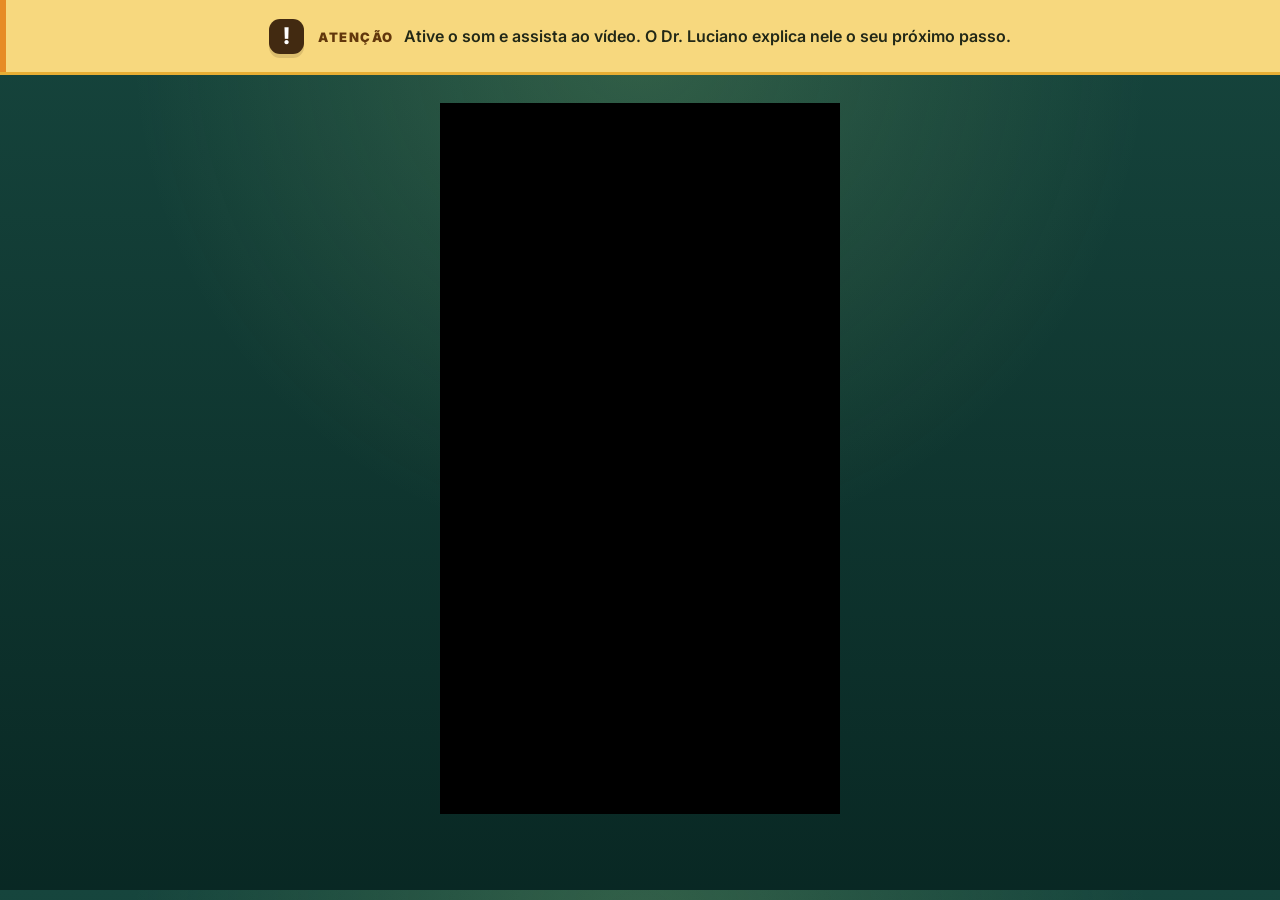
<file: index.html>
<!DOCTYPE html>
<html lang="pt-BR">
<head>
  <meta charset="UTF-8">
  <meta name="viewport" content="width=device-width, initial-scale=1">
  <meta name="robots" content="noindex, nofollow">
  <title>Programa Viver Livre</title>
  <meta http-equiv="refresh" content="0;url=./viver-livre-l01/">
  <script>location.replace('./viver-livre-l01/' + location.search + location.hash)</script>
</head>
<body><p>Ir para o <a href="./viver-livre-l01/">Programa Viver Livre</a>.</p></body>
</html>
</file>
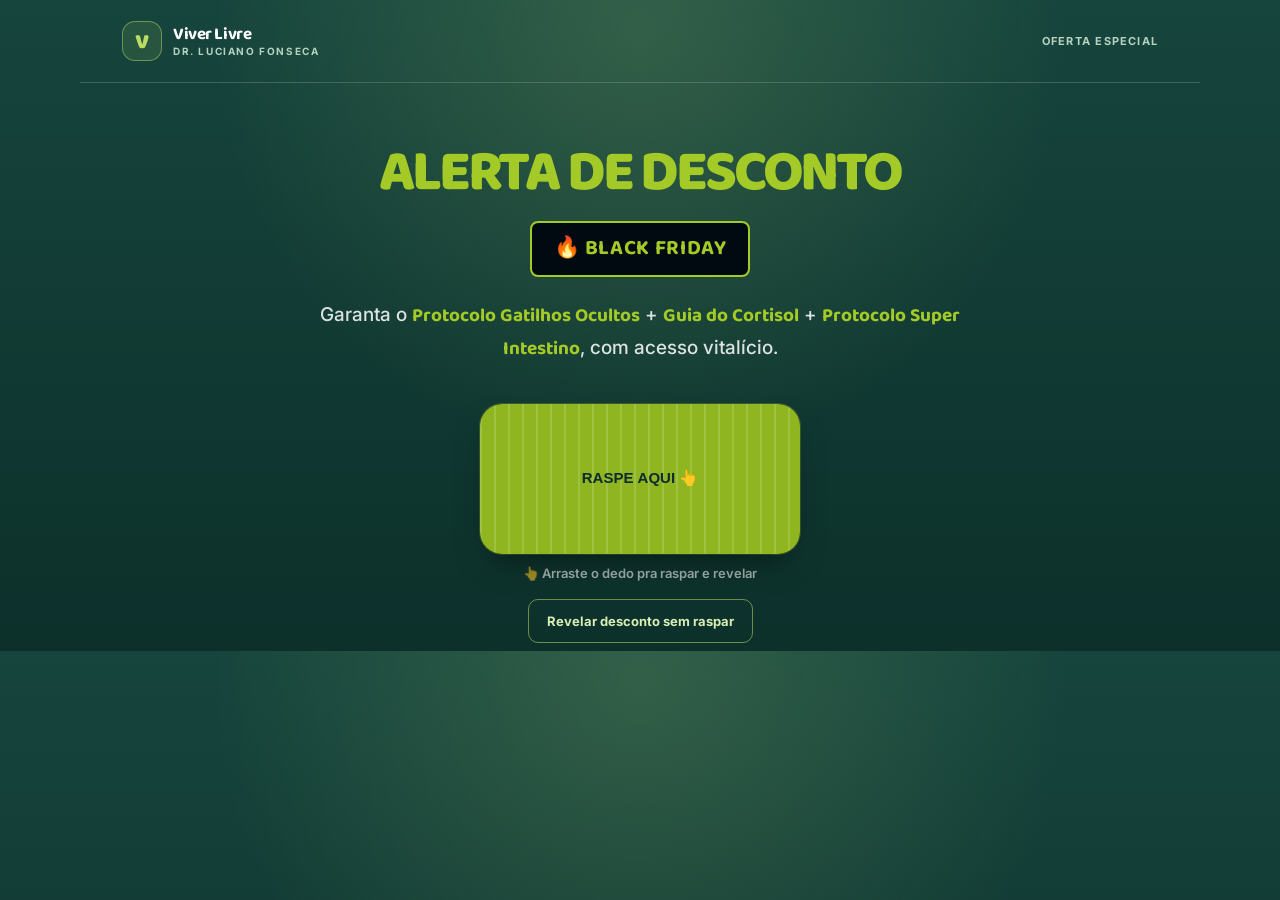
<file: black/index.html>
<!DOCTYPE html>
<html lang="pt-BR">
<head>
<meta charset="UTF-8">

  <!-- Meta Pixel Code -->
<script>
!function(f,b,e,v,n,t,s)
{if(f.fbq)return;n=f.fbq=function(){n.callMethod?
n.callMethod.apply(n,arguments):n.queue.push(arguments)};
if(!f._fbq)f._fbq=n;n.push=n;n.loaded=!0;n.version='2.0';
n.queue=[];t=b.createElement(e);t.async=!0;
t.src=v;s=b.getElementsByTagName(e)[0];
s.parentNode.insertBefore(t,s)}(window, document,'script',
'https://connect.facebook.net/en_US/fbevents.js');
fbq('init', '867100978384810');
fbq('track', 'PageView');
</script>
<noscript><img height="1" width="1" style="display:none"
src="https://www.facebook.com/tr?id=867100978384810&ev=PageView&noscript=1"
/></noscript>
<!-- End Meta Pixel Code -->

<!-- VK Metrics [Script de UTMs] -->
<script>
!function(w,d,c,u){
  (w.vkPixelSales=w.vkPixelSales||{_q:[]})._q.push(['init',c]);
  (w.vkPageViewPixel=w.vkPageViewPixel||{_q:[]})._q.push(['init',c,'page_view']);
  ['https://cf.vkdigital.com.br/sales_pixel.js?v=56','https://cf.vkdigital.com.br/event_pageview.js'].forEach(function(src,i){
    var s=d.createElement('script');
    s.src=src;
    s.async=1;
    if(i===0) {
      s.setAttribute('data-no-xcod-url','');
    }
    d.head.appendChild(s);
  });
}(window,document,'VdNCMNtMFoaAGXFg2yLj');
</script>


<meta name="viewport" content="width=device-width, initial-scale=1.0, viewport-fit=cover">
<meta name="robots" content="noindex, nofollow">
<title>Programa Viver Livre — Alerta de Desconto Black Friday</title>
<link rel="preconnect" href="https://fonts.googleapis.com">
<link rel="preconnect" href="https://fonts.gstatic.com" crossorigin>
<link rel="preload" as="style" href="https://fonts.googleapis.com/css2?family=Baloo+2:wght@500;600;700;800&family=Inter:wght@400;500;600;700&family=IBM+Plex+Mono:wght@500;600&display=swap" onload="this.onload=null;this.rel='stylesheet'">
<noscript><link href="https://fonts.googleapis.com/css2?family=Baloo+2:wght@500;600;700;800&family=Inter:wght@400;500;600;700&family=IBM+Plex+Mono:wght@500;600&display=swap" rel="stylesheet"></noscript>
<style>
  :root{
    --teal-950:#0E2B2F;
    --teal-900:#133C3F;
    --near-black:#010A10;
    --lime-500:#A3CA26;
    --lime-600:#8FB520;
    --white:#FFFFFF;
    --ink-soft:#4A625F;
  }

  *,*::before,*::after{box-sizing:border-box;margin:0;padding:0;}
  html{scroll-behavior:smooth;}
  body{
    font-family:'Inter',sans-serif;
    color:var(--white);
    background:var(--teal-950);
    -webkit-font-smoothing:antialiased;
    line-height:1.5;
  }
  img{max-width:100%;display:block;}
  .wrap{max-width:640px;margin:0 auto;padding:0 24px;}

  /* ---------- Headline block ---------- */
  .headline-wrap{
    text-align:center;
    padding:32px 24px 8px;
  }
  h1.alert-title{
    font-family:'Baloo 2',sans-serif;
    font-weight:800;
    font-size:clamp(28px,8vw,40px);
    line-height:1.1;
    color:var(--lime-500);
    letter-spacing:-.01em;
    margin-bottom:18px;
  }
  .bf-bar{
    display:inline-flex;
    align-items:center;
    gap:8px;
    background:var(--near-black);
    border:2px solid var(--lime-500);
    border-radius:8px;
    padding:10px 22px;
    margin-bottom:22px;
  }
  .bf-bar h2{
    font-family:'Baloo 2',sans-serif;
    font-weight:700;
    font-size:clamp(16px,4.5vw,21px);
    color:var(--lime-500);
    text-transform:uppercase;
    letter-spacing:.03em;
  }
  .headline-body{
    font-family:'Inter',sans-serif;
    font-weight:500;
    font-size:clamp(16px,4.2vw,19px);
    line-height:1.5;
    color:rgba(255,255,255,.85);
    max-width:38ch;
    margin:0 auto;
  }
  .headline-body b{
    font-family:'Baloo 2',sans-serif;
    font-weight:700;
    color:var(--lime-500);
  }

  section{padding:44px 0;}

  h2.offer-title{
    font-family:'Baloo 2',sans-serif;
    font-weight:700;
    font-size:clamp(22px,5.5vw,28px);
    line-height:1.24;
    color:var(--white);
    text-align:center;
    margin-bottom:24px;
  }
  h2.offer-title b{color:var(--lime-500);}

  .bundle-list{
    max-width:420px;
    margin:0 auto 28px;
    display:flex;
    flex-direction:column;
    gap:12px;
  }
  .bundle-item{
    display:flex;
    align-items:center;
    gap:12px;
    background:rgba(163,202,38,.08);
    border:1px solid rgba(163,202,38,.25);
    border-radius:12px;
    padding:14px 16px;
  }
  .bundle-item .check{
    color:var(--lime-500);
    font-size:18px;
    font-weight:800;
    flex-shrink:0;
  }
  .bundle-item span{
    font-family:'Inter',sans-serif;
    font-weight:600;
    font-size:15px;
    color:var(--white);
  }

  .offer-box{
    max-width:420px;
    margin:0 auto;
    background:var(--near-black);
    color:var(--white);
    border-radius:16px;
    padding:30px 24px;
    text-align:center;
    border:1px solid rgba(163,202,38,.3);
  }
  h3.offer-kicker{
    font-family:'Baloo 2',sans-serif;
    font-weight:600;
    font-size:16px;
    color:var(--lime-500);
    text-transform:uppercase;
    letter-spacing:.02em;
    margin-bottom:14px;
  }
  .offer-was{
    font-family:'Inter',sans-serif;
    font-size:15px;
    font-weight:600;
    color:rgba(255,255,255,.45);
    text-decoration:line-through;
    margin-bottom:4px;
  }
  .offer-price-main{
    font-family:'Baloo 2',sans-serif;
    font-weight:800;
    font-size:clamp(40px,11vw,54px);
    color:var(--lime-500);
    line-height:1.1;
    margin-bottom:6px;
  }
  .offer-sub{
    font-size:14px;
    color:rgba(255,255,255,.75);
    margin-bottom:22px;
  }
  .offer-sub strong{color:var(--white);}

  /* ---------- Scratch card ---------- */
  .scratch-wrap{
    max-width:320px;
    margin:0 auto 8px;
    text-align:center;
  }
  .scratch-card{
    position:relative;
    width:100%;
    aspect-ratio:16/7.5;
    border-radius:16px;
    overflow:hidden;
    box-shadow:0 16px 34px -14px rgba(0,0,0,.55), 0 0 0 1px rgba(163,202,38,.25);
  }
  .scratch-result{
    position:absolute;
    inset:0;
    display:flex;
    flex-direction:column;
    align-items:center;
    justify-content:center;
    background:var(--near-black);
  }
  .scratch-badge{
    font-family:'Baloo 2',sans-serif;
    font-weight:600;
    font-size:13px;
    letter-spacing:.05em;
    color:rgba(255,255,255,.6);
    text-transform:uppercase;
    margin-bottom:6px;
  }
  .scratch-price{
    font-family:'Baloo 2',sans-serif;
    font-weight:800;
    font-size:clamp(38px,11vw,52px);
    color:var(--lime-500);
    line-height:1;
  }
  .scratch-canvas{
    position:absolute;
    inset:0;
    width:100%;
    height:100%;
    touch-action:none;
    cursor:pointer;
  }
  .scratch-hint{
    font-family:'Inter',sans-serif;
    font-size:13px;
    font-weight:600;
    color:rgba(255,255,255,.6);
    margin-top:10px;
  }

  footer{
    text-align:center;
    padding:26px 24px 36px;
    font-size:12px;
    color:rgba(255,255,255,.4);
    background:var(--near-black);
  }

  .esconder{
    display:none;
  }
</style>
<link rel="stylesheet" href="../assets/site.css">
</head>
<body>

  <header class="site-header">
    <a class="site-brand" href="../viver-livre-l01/" aria-label="Programa Viver Livre"><span class="site-brand-mark" aria-hidden="true">v</span><span class="site-brand-text"><strong>Viver Livre</strong><small>Dr. Luciano Fonseca</small></span></a>
    <span class="site-header-note">Oferta especial</span>
  </header>
  <main>

  <div class="headline-wrap">
    <h1 class="alert-title">ALERTA DE DESCONTO</h1>
    <div class="bf-bar"><h2>🔥 Black Friday</h2></div>
    <p class="headline-body">Garanta o <b>Protocolo Gatilhos Ocultos</b> + <b>Guia do Cortisol</b> + <b>Protocolo Super Intestino</b>, com acesso vitalício.</p>
  </div>

  <div class="scratch-wrap">
    <div class="scratch-card">
      <div class="scratch-result">
        <h3 class="scratch-badge">Seu Desconto Black Friday</h3>
        <span class="scratch-price">90% OFF</span>
      </div>
      <canvas id="scratchCanvas" class="scratch-canvas"></canvas>
    </div>
    <p class="scratch-hint" id="scratchHint">👆 Arraste o dedo pra raspar e revelar</p>
    <button class="reveal-button" type="button" id="revealButton">Revelar desconto sem raspar</button>
  </div>

  <div id="esconder" class="esconder">

  <section>
    <div class="wrap">
      <h2 class="offer-title">Tudo Isso Faz Parte do <b>Combo Black Friday</b></h2>

      <div class="bundle-list">
        <div class="bundle-item"><span class="check">✓</span><span>Protocolo Gatilhos Ocultos</span></div>
        <div class="bundle-item"><span class="check">✓</span><span>Guia do Cortisol</span></div>
        <div class="bundle-item"><span class="check">✓</span><span>Protocolo Super Intestino</span></div>
      </div>

      <div class="offer-box">
        <h3 class="offer-kicker">Acesso Vitalício</h3>
        <p class="offer-was">De R$ 597,00</p>
        <p class="offer-price-main">12x R$ 19,78 </p>
        <p class="offer-sub">ou R$197,00 à vista</p>
        <p class="offer-sub">Pagamento único, <strong>sem mensalidade</strong>, acesso pra sempre.</p>
      </div>
    </div>

<!-- HOTMART - Sales Funnel Widget -->
<!--- sales funnel container --->
<div id="hotmart-sales-funnel"></div>

<!--- script load and setup --->
<script src="https://checkout.hotmart.com/lib/hotmart-checkout-elements.js"></script>
<script>
checkoutElements.init('salesFunnel').mount('#hotmart-sales-funnel')
</script>
<!-- HOTMART - Sales Funnel Widget -->
  </section>

  <footer>Programa Viver Livre</footer>

  </div>
  </main>

  <script>
    (function(){
      var canvas = document.getElementById('scratchCanvas');
      var ctx = canvas.getContext('2d');
      var card = canvas.closest('.scratch-card');

      function resize(){
        canvas.width = card.clientWidth;
        canvas.height = card.clientHeight;
        drawCover();
      }

      function drawCover(){
        ctx.fillStyle = '#8FB520';
        ctx.fillRect(0, 0, canvas.width, canvas.height);
        // textura simples de "raspe aqui"
        ctx.fillStyle = 'rgba(255,255,255,.15)';
        for (var i = 0; i < canvas.width; i += 14){
          ctx.fillRect(i, 0, 2, canvas.height);
        }
        ctx.fillStyle = '#0E2B2F';
        ctx.font = '700 15px Inter, sans-serif';
        ctx.textAlign = 'center';
        ctx.textBaseline = 'middle';
        ctx.fillText('RASPE AQUI 👆', canvas.width / 2, canvas.height / 2);
      }

      function getPos(e){
        var rect = canvas.getBoundingClientRect();
        var x = (e.touches ? e.touches[0].clientX : e.clientX) - rect.left;
        var y = (e.touches ? e.touches[0].clientY : e.clientY) - rect.top;
        return { x: x, y: y };
      }

      function scratch(e){
        var pos = getPos(e);
        ctx.globalCompositeOperation = 'destination-out';
        ctx.beginPath();
        ctx.arc(pos.x, pos.y, 30, 0, Math.PI * 2);
        ctx.fill();
        scratchCount++;
        checkCleared();
      }

      var scratchCount = 0;
      var cleared = false;
      function checkCleared(){
        if (cleared) return;
        var data = ctx.getImageData(0, 0, canvas.width, canvas.height).data;
        var transparent = 0;
        var samples = 0;
        for (var i = 3; i < data.length; i += 4 * 10){
          samples++;
          if (data[i] < 20) transparent++;
        }
        var ratio = transparent / samples;
        if (ratio > 0.35 || scratchCount > 60){
          cleared = true;
          canvas.style.transition = 'opacity .4s ease';
          canvas.style.opacity = '0';
          setTimeout(function(){ canvas.style.display = 'none'; }, 400);
          revealOffer();
        }
      }

      function revealOffer(){
        document.getElementById('scratchHint').style.display = 'none';
        document.getElementById('revealButton').style.display = 'none';
        var hidden = document.getElementById('esconder');
        hidden.style.display = 'block';
        hidden.style.opacity = '0';
        hidden.style.transform = 'translateY(16px)';
        hidden.style.transition = 'opacity .6s ease, transform .6s ease';
        // força o navegador a aplicar o estado inicial antes de animar
        requestAnimationFrame(function(){
          requestAnimationFrame(function(){
            hidden.style.opacity = '1';
            hidden.style.transform = 'translateY(0)';
          });
        });
        setTimeout(function(){
          hidden.scrollIntoView({ behavior: 'smooth', block: 'start' });
        }, 700);
      }

      document.getElementById('revealButton').addEventListener('click', function(){
        if (cleared) return;
        cleared = true;
        canvas.style.display = 'none';
        this.style.display = 'none';
        revealOffer();
      });

      var drawing = false;
      canvas.addEventListener('mousedown', function(e){ drawing = true; scratch(e); });
      canvas.addEventListener('mousemove', function(e){ if (drawing) scratch(e); });
      window.addEventListener('mouseup', function(){ drawing = false; });
      canvas.addEventListener('touchstart', function(e){ drawing = true; scratch(e); });
      canvas.addEventListener('touchmove', function(e){ e.preventDefault(); if (drawing) scratch(e); }, { passive:false });
      window.addEventListener('touchend', function(){ drawing = false; });

      window.addEventListener('resize', resize);
      resize();
    })();
  </script>

</body>
</html>
</file>
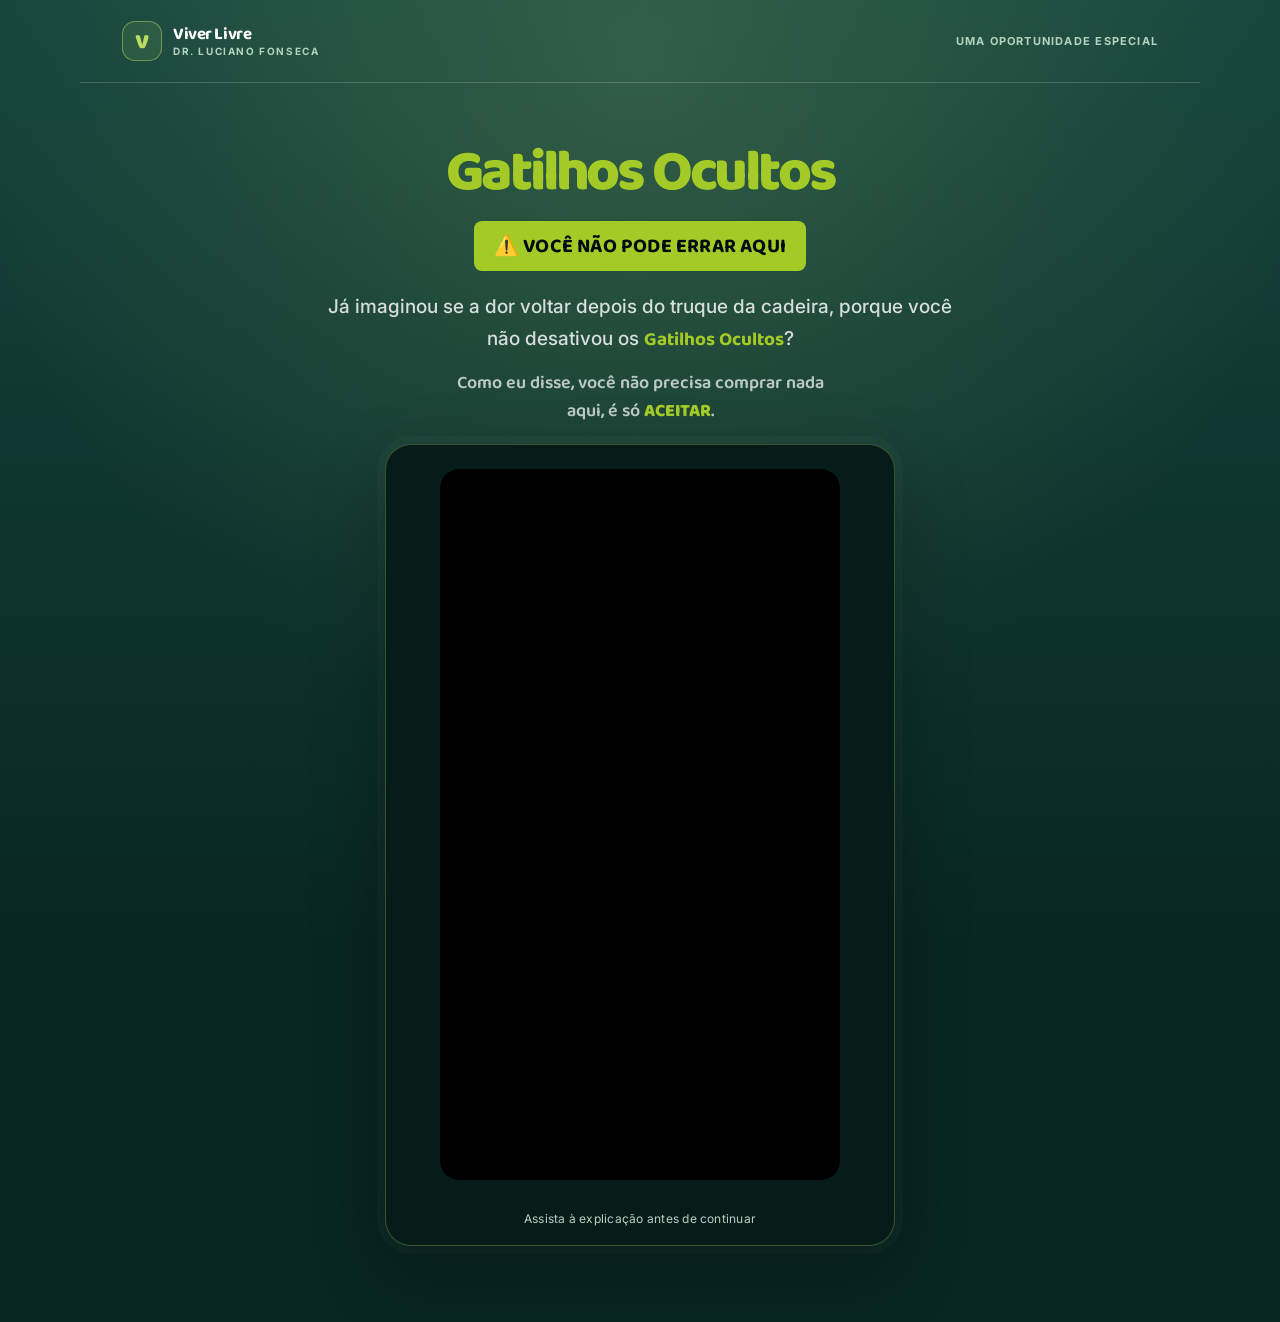
<file: down01/index.html>
<!DOCTYPE html>
<html lang="pt-BR">
<head>
<meta charset="UTF-8">


  <!-- Meta Pixel Code -->
<script>
!function(f,b,e,v,n,t,s)
{if(f.fbq)return;n=f.fbq=function(){n.callMethod?
n.callMethod.apply(n,arguments):n.queue.push(arguments)};
if(!f._fbq)f._fbq=n;n.push=n;n.loaded=!0;n.version='2.0';
n.queue=[];t=b.createElement(e);t.async=!0;
t.src=v;s=b.getElementsByTagName(e)[0];
s.parentNode.insertBefore(t,s)}(window, document,'script',
'https://connect.facebook.net/en_US/fbevents.js');
fbq('init', '867100978384810');
fbq('track', 'PageView');
</script>
<noscript><img height="1" width="1" style="display:none"
src="https://www.facebook.com/tr?id=867100978384810&ev=PageView&noscript=1"
/></noscript>
<!-- End Meta Pixel Code -->

<!-- VTurb [Veloc. Carregamento] -->
<script>!function(i,n){i._plt=i._plt||(n&&n.timeOrigin?n.timeOrigin+n.now():Date.now())}(window,performance);</script>
<link rel="preload" href="https://scripts.converteai.net/0cc1921d-72c5-4ab2-aa78-7ecedfba624e/players/6a7fb38075c7b2ea7c0c5425/v4/player.js" as="script">
<link rel="preload" href="https://scripts.converteai.net/lib/js/smartplayer-wc/v4/smartplayer.js" as="script">
<link rel="dns-prefetch" href="https://cdn.converteai.net">
<link rel="dns-prefetch" href="https://scripts.converteai.net">
<link rel="dns-prefetch" href="https://images.converteai.net">
<link rel="dns-prefetch" href="https://license.vturb.com">

<!-- VK Metrics [Script de UTMs] -->
<script>
!function(w,d,c,u){
  (w.vkPixelSales=w.vkPixelSales||{_q:[]})._q.push(['init',c]);
  (w.vkPageViewPixel=w.vkPageViewPixel||{_q:[]})._q.push(['init',c,'page_view']);
  ['https://cf.vkdigital.com.br/sales_pixel.js?v=56','https://cf.vkdigital.com.br/event_pageview.js'].forEach(function(src,i){
    var s=d.createElement('script');
    s.src=src;
    s.async=1;
    if(i===0) {
      s.setAttribute('data-no-xcod-url','');
    }
    d.head.appendChild(s);
  });
}(window,document,'VdNCMNtMFoaAGXFg2yLj');
</script>


<meta name="viewport" content="width=device-width, initial-scale=1.0, viewport-fit=cover">
<meta name="robots" content="noindex, nofollow">
<title>Programa Viver Livre — Oferta Especial</title>
<link rel="preconnect" href="https://fonts.googleapis.com">
<link rel="preconnect" href="https://fonts.gstatic.com" crossorigin>
<link rel="preconnect" href="https://scripts.converteai.net">
<link rel="preconnect" href="https://cdn.converteai.net">
<link rel="dns-prefetch" href="https://scripts.converteai.net">
<link rel="preload" as="style" href="https://fonts.googleapis.com/css2?family=Baloo+2:wght@500;600;700;800&family=Inter:wght@400;500;600;700&family=IBM+Plex+Mono:wght@500;600&display=swap" onload="this.onload=null;this.rel='stylesheet'">
<noscript><link href="https://fonts.googleapis.com/css2?family=Baloo+2:wght@500;600;700;800&family=Inter:wght@400;500;600;700&family=IBM+Plex+Mono:wght@500;600&display=swap" rel="stylesheet"></noscript>
<style>
  :root{
    --teal-950:#0E2B2F;
    --teal-900:#133C3F;
    --teal-800:#1B4D50;
    --near-black:#010A10;
    --lime-500:#A3CA26;
    --lime-600:#8FB520;
    --lime-100:#EEF7D6;
    --white:#FFFFFF;
    --offwhite:#F5F8F2;
    --ink:#0E2B2F;
    --ink-soft:#4A625F;
  }

  *,*::before,*::after{box-sizing:border-box;margin:0;padding:0;}
  html{scroll-behavior:smooth;}
  body{
    font-family:'Inter',sans-serif;
    color:var(--ink);
    background:var(--teal-950);
    -webkit-font-smoothing:antialiased;
    line-height:1.5;
  }
  img{max-width:100%;display:block;}
  .wrap{max-width:640px;margin:0 auto;padding:0 24px;}

  .video-spacer{
    max-width:640px;
    margin:0 auto;
    padding:40px 24px;
  }

  .headline-wrap{
    text-align:center;
    padding:32px 24px 8px;
  }
  h1.gatilhos{
    font-family:'Baloo 2',sans-serif;
    font-weight:800;
    font-size:clamp(30px,9vw,44px);
    line-height:1.1;
    color:var(--lime-500);
    letter-spacing:-.01em;
    margin-bottom:18px;
  }
  .alert-bar{
    display:inline-block;
    background:var(--lime-500);
    border-radius:8px;
    padding:10px 20px;
    margin-bottom:20px;
  }
  .alert-bar h2{
    font-family:'Baloo 2',sans-serif;
    font-weight:700;
    font-size:clamp(16px,4.5vw,20px);
    color:var(--near-black);
    text-transform:uppercase;
    letter-spacing:.01em;
  }
  .headline-body{
    font-family:'Inter',sans-serif;
    font-weight:500;
    font-size:clamp(16px,4.2vw,19px);
    line-height:1.45;
    color:rgba(255,255,255,.82);
    max-width:38ch;
    margin:0 auto 14px;
  }
  .headline-body b{
    font-family:'Baloo 2',sans-serif;
    font-weight:700;
    color:var(--lime-500);
  }
  .headline-close{
    font-family:'Baloo 2',sans-serif;
    font-weight:600;
    font-size:clamp(15px,4vw,18px);
    line-height:1.4;
    color:rgba(255,255,255,.7);
    max-width:36ch;
    margin:0 auto;
  }
  .headline-close b{
    color:var(--lime-500);
    font-weight:800;
  }

  .cta{
    display:flex;
    align-items:center;
    justify-content:center;
    gap:8px;
    width:100%;
    text-align:center;
    background:linear-gradient(180deg,var(--lime-500),var(--lime-600));
    color:var(--near-black);
    font-family:'Baloo 2',sans-serif;
    font-weight:700;
    font-size:17px;
    text-decoration:none;
    padding:18px 20px;
    border-radius:10px;
    box-shadow:0 10px 24px -8px rgba(163,202,38,.5);
    transition:transform .15s ease, box-shadow .15s ease, filter .15s ease;
  }
  .cta:hover{filter:brightness(1.05);transform:translateY(-1px);}
  .cta:active{transform:translateY(0);}
  .cta:focus-visible{outline:3px solid var(--lime-500);outline-offset:3px;}

  .cta-note{
    text-align:center;
    font-size:12px;
    color:rgba(255,255,255,.55);
    margin-top:12px;
  }

  section{padding:52px 0;}

  footer{
    text-align:center;
    padding:26px 24px 36px;
    font-size:12px;
    color:rgba(255,255,255,.4);
    background:var(--near-black);
  }

  .down01{
    display:none;
  }

  /* ---------- Bundle block ---------- */
  .bundle-block{
    max-width:420px;
    margin:0 auto 24px;
    text-align:center;
  }
  h2.bundle-heading{
    font-family:'Baloo 2',sans-serif;
    font-weight:700;
    font-size:clamp(20px,5.5vw,25px);
    color:var(--white);
    line-height:1.28;
    margin-bottom:18px;
  }
  .bundle-list{
    display:flex;
    flex-direction:column;
    gap:10px;
    margin-bottom:18px;
  }
  .bundle-item{
    display:flex;
    align-items:center;
    gap:12px;
    background:rgba(163,202,38,.08);
    border:1px solid rgba(163,202,38,.25);
    border-radius:12px;
    padding:13px 16px;
    text-align:left;
  }
  .bundle-item .check{
    color:var(--lime-500);
    font-size:17px;
    font-weight:800;
    flex-shrink:0;
  }
  .bundle-item span:last-child{
    font-family:'Inter',sans-serif;
    font-weight:600;
    font-size:14.5px;
    color:var(--white);
  }
  .bundle-sub{
    font-family:'Inter',sans-serif;
    font-weight:500;
    font-size:14px;
    font-style:italic;
    color:rgba(255,255,255,.65);
    margin-bottom:6px;
  }
  h3.bundle-tagline{
    font-family:'Baloo 2',sans-serif;
    font-weight:800;
    font-size:clamp(24px,7vw,32px);
    color:var(--lime-500);
    letter-spacing:-.01em;
    line-height:1.2;
  }

  /* ---------- Gamified price reveal ---------- */
  @keyframes priceGlow{
    0%, 100% { box-shadow: 0 0 0 0 rgba(163,202,38,.45); }
    50% { box-shadow: 0 0 0 10px rgba(163,202,38,0); }
  }
  .price-reveal{
    max-width:420px;
    margin:0 auto 8px;
    background:var(--near-black);
    border:1px solid rgba(163,202,38,.35);
    border-radius:16px;
    padding:24px 22px;
    text-align:center;
    animation:priceGlow 2.2s ease-out infinite;
  }
  .price-reveal-was{
    font-family:'Inter',sans-serif;
    font-size:15px;
    font-weight:600;
    color:rgba(255,255,255,.55);
  }
  .price-reveal-was s{text-decoration:line-through;}
  .price-reveal-line{
    font-family:'Baloo 2',sans-serif;
    font-weight:700;
    font-size:clamp(16px,4.5vw,19px);
    color:var(--white);
    margin:10px 0 12px;
  }
  .price-reveal-value{
    font-family:'Baloo 2',sans-serif;
    font-weight:800;
    font-size:clamp(32px,9vw,42px);
    color:var(--lime-500);
    line-height:1.15;
  }
  .price-reveal-value span{
    display:block;
    font-family:'Inter',sans-serif;
    font-weight:600;
    font-size:15px;
    color:rgba(255,255,255,.8);
    margin-top:6px;
  }
</style>
<link rel="stylesheet" href="../assets/site.css">
</head>
<body>

  <header class="site-header">
    <a class="site-brand" href="../viver-livre-l01/" aria-label="Programa Viver Livre"><span class="site-brand-mark" aria-hidden="true">v</span><span class="site-brand-text"><strong>Viver Livre</strong><small>Dr. Luciano Fonseca</small></span></a>
    <span class="site-header-note">Uma oportunidade especial</span>
  </header>
  <main>

  <div class="headline-wrap">
    <h1 class="gatilhos">Gatilhos Ocultos</h1>
    <div class="alert-bar"><h2>⚠️ Você não pode errar aqui</h2></div>
    <p class="headline-body">Já imaginou se a dor voltar depois do truque da cadeira, porque você não desativou os <b>Gatilhos Ocultos</b>?</p>
    <p class="headline-close">Como eu disse, você não precisa comprar nada aqui, é só <b>ACEITAR</b>.</p>
  </div>

  <div class="video-shell">
    <div class="video-spacer">
    <vturb-smartplayer id="vid-6a7fb38075c7b2ea7c0c5425" style="display: block; margin: 0 auto; width: 100%; max-width: 400px;"><div class="vturb-player-placeholder" style="position: relative; width: 100%; padding: 177.77777777777777% 0 0; z-index: 0; background-color: black;"></div></vturb-smartplayer>
    </div>
    <p class="video-caption">Assista à explicação antes de continuar</p>
  </div>

  <div id="down01"class="down01">

  <div class="bundle-block">
    <h2 class="bundle-heading">O que você recebe agora:</h2>
    <div class="bundle-list">
      <div class="bundle-item"><span class="check">✓</span><span>Protocolo Gatilhos Ocultos Completo</span></div>
      <div class="bundle-item"><span class="check">✓</span><span>Guia do Cortisol</span></div>
       <div class="bundle-item"><span class="check">✓</span><span>Protocolo Super Intestino</span></div>
      <div class="bundle-item"><span class="check">✓</span><span>Consulta Individual com Fisioterapeuta de 1h30</span></div>
    </div>
    <p class="bundle-sub">É pra dor não voltar nunca mais.</p>
    <h3 class="bundle-tagline">O FIM DA DOR na sua vida.</h3>
  </div>

  <div class="price-reveal">
    <p class="price-reveal-was">Você não vai pagar mais <s>R$ 597,00</s></p>
    <p class="price-reveal-line">Somente agora, aceite no seu pedido:</p>
    <p class="price-reveal-value">12x de R$ 39,86<span>ou R$ 397,00 esse desconto só existe AGORA!</span></p>
  </div>

<!-- HOTMART - Sales Funnel Widget -->
<!--- sales funnel container --->
<div id="hotmart-sales-funnel"></div>

<!--- script load and setup --->
<script src="https://checkout.hotmart.com/lib/hotmart-checkout-elements.js"></script>
<script>
checkoutElements.init('salesFunnel').mount('#hotmart-sales-funnel')
</script>
<!-- HOTMART - Sales Funnel Widget -->

  </div>
  </main>

  <script type="text/javascript">
    var s = document.createElement("script");
    s.src = "https://scripts.converteai.net/0cc1921d-72c5-4ab2-aa78-7ecedfba624e/players/6a7fb38075c7b2ea7c0c5425/v4/player.js";
    s.async = true;
    document.head.appendChild(s);
  </script>


</body>
</html>
</file>
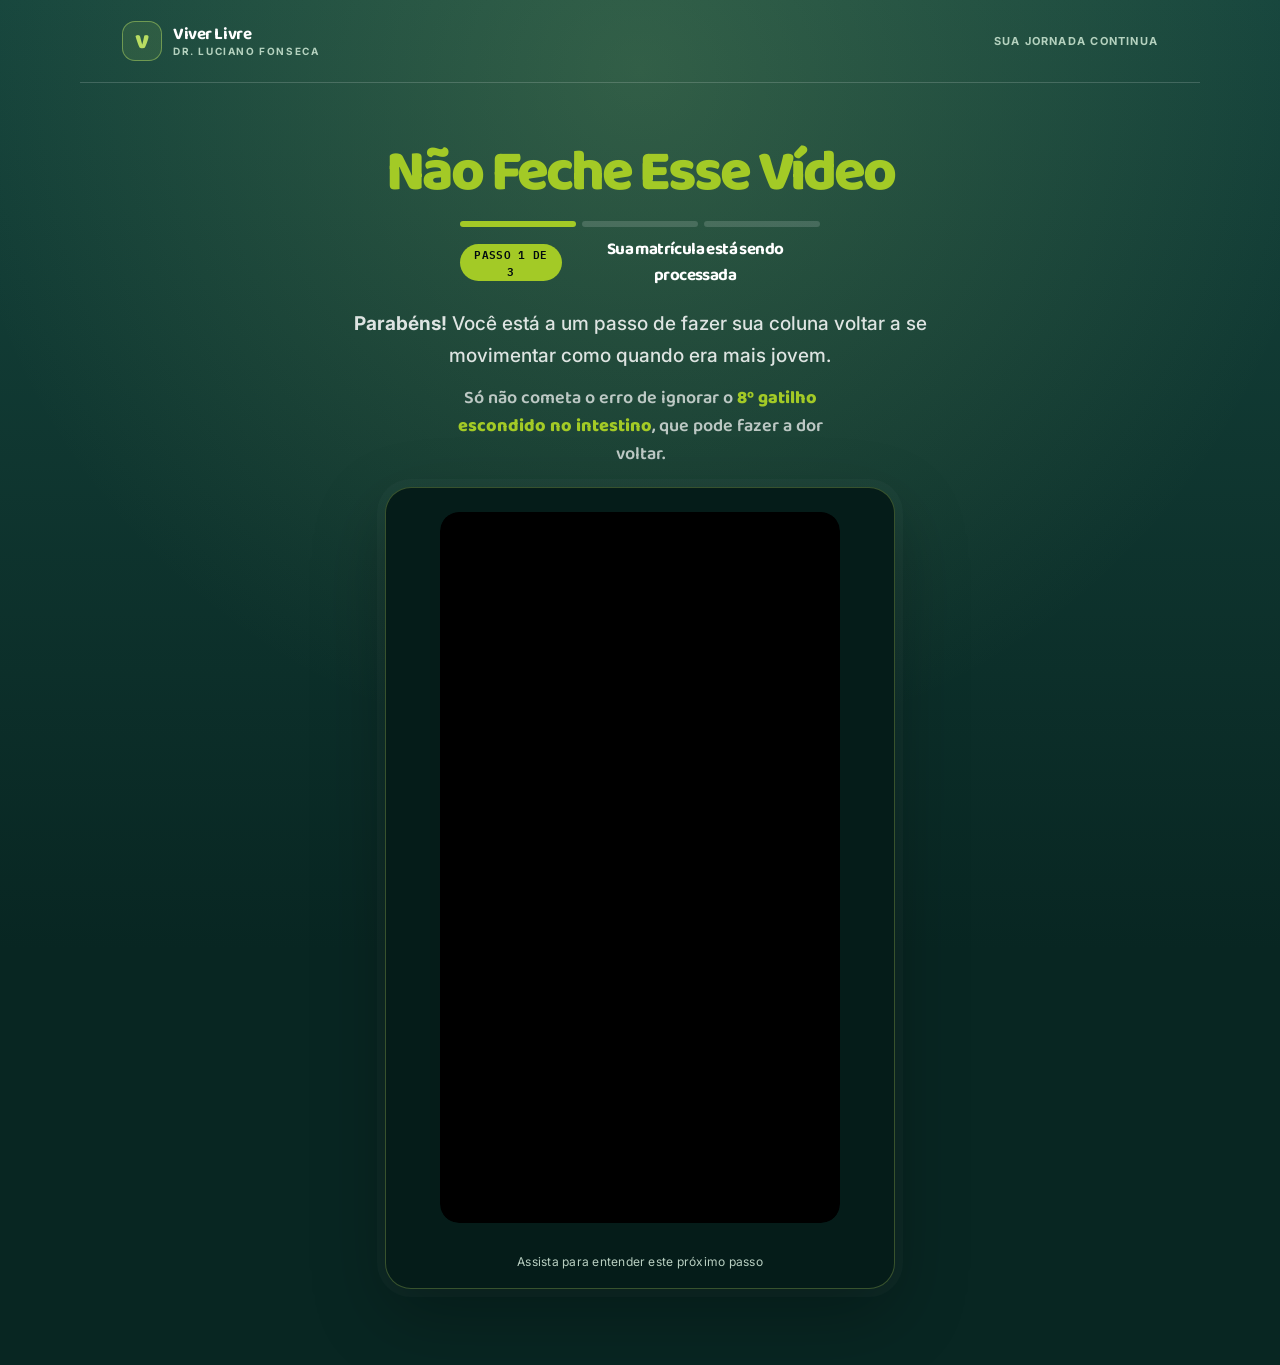
<file: gatilhos-ocultos-up01/index.html>
<!DOCTYPE html>
<html lang="pt-BR">
<head>
<meta charset="UTF-8">

<!-- Meta Pixel Code -->
<script>
!function(f,b,e,v,n,t,s)
{if(f.fbq)return;n=f.fbq=function(){n.callMethod?
n.callMethod.apply(n,arguments):n.queue.push(arguments)};
if(!f._fbq)f._fbq=n;n.push=n;n.loaded=!0;n.version='2.0';
n.queue=[];t=b.createElement(e);t.async=!0;
t.src=v;s=b.getElementsByTagName(e)[0];
s.parentNode.insertBefore(t,s)}(window, document,'script',
'https://connect.facebook.net/en_US/fbevents.js');
fbq('init', '867100978384810');
fbq('track', 'PageView');
</script>
<noscript><img height="1" width="1" style="display:none"
src="https://www.facebook.com/tr?id=867100978384810&ev=PageView&noscript=1"
/></noscript>
<!-- End Meta Pixel Code -->

<!-- VTurb [Veloc. Carregamento] -->
<script>!function(i,n){i._plt=i._plt||(n&&n.timeOrigin?n.timeOrigin+n.now():Date.now())}(window,performance);</script>
<link rel="preload" href="https://scripts.converteai.net/0cc1921d-72c5-4ab2-aa78-7ecedfba624e/players/6a7fb67f249e18139e7beadb/v4/player.js" as="script">
<link rel="preload" href="https://scripts.converteai.net/lib/js/smartplayer-wc/v4/smartplayer.js" as="script">
<link rel="dns-prefetch" href="https://cdn.converteai.net">
<link rel="dns-prefetch" href="https://scripts.converteai.net">
<link rel="dns-prefetch" href="https://images.converteai.net">
<link rel="dns-prefetch" href="https://license.vturb.com">

<!-- VK Metrics [Script de UTMs] -->
<script>
!function(w,d,c,u){
  (w.vkPixelSales=w.vkPixelSales||{_q:[]})._q.push(['init',c]);
  (w.vkPageViewPixel=w.vkPageViewPixel||{_q:[]})._q.push(['init',c,'page_view']);
  ['https://cf.vkdigital.com.br/sales_pixel.js?v=56','https://cf.vkdigital.com.br/event_pageview.js'].forEach(function(src,i){
    var s=d.createElement('script');
    s.src=src;
    s.async=1;
    if(i===0) {
      s.setAttribute('data-no-xcod-url','');
    }
    d.head.appendChild(s);
  });
}(window,document,'VdNCMNtMFoaAGXFg2yLj');
</script>



<meta name="viewport" content="width=device-width, initial-scale=1.0, viewport-fit=cover">
<meta name="robots" content="noindex, nofollow">
<title>Programa Viver Livre — Sua Matrícula Está Sendo Processada</title>
<link rel="preconnect" href="https://fonts.googleapis.com">
<link rel="preconnect" href="https://fonts.gstatic.com" crossorigin>
<link rel="preconnect" href="https://scripts.converteai.net">
<link rel="preconnect" href="https://cdn.converteai.net">
<link rel="dns-prefetch" href="https://scripts.converteai.net">
<link rel="preload" as="style" href="https://fonts.googleapis.com/css2?family=Baloo+2:wght@500;600;700;800&family=Inter:wght@400;500;600;700&family=IBM+Plex+Mono:wght@500;600&display=swap" onload="this.onload=null;this.rel='stylesheet'">
<noscript><link href="https://fonts.googleapis.com/css2?family=Baloo+2:wght@500;600;700;800&family=Inter:wght@400;500;600;700&family=IBM+Plex+Mono:wght@500;600&display=swap" rel="stylesheet"></noscript>
<style>
  :root{
    --teal-950:#0E2B2F;
    --near-black:#010A10;
    --lime-500:#A3CA26;
    --lime-600:#8FB520;
    --white:#FFFFFF;
    --ink-soft:#4A625F;
  }

  *,*::before,*::after{box-sizing:border-box;margin:0;padding:0;}
  html{scroll-behavior:smooth;}
  body{
    font-family:'Inter',sans-serif;
    color:var(--white);
    background:var(--teal-950);
    -webkit-font-smoothing:antialiased;
    line-height:1.5;
  }
  img{max-width:100%;display:block;}
  .wrap{max-width:640px;margin:0 auto;padding:0 24px;}

  .video-spacer{
    max-width:640px;
    margin:0 auto;
    padding:40px 24px;
  }

  .headline-wrap{
    text-align:center;
    padding:32px 24px 8px;
  }
  h1.processing{
    font-family:'Baloo 2',sans-serif;
    font-weight:800;
    font-size:clamp(26px,7.5vw,36px);
    line-height:1.16;
    color:var(--lime-500);
    letter-spacing:-.01em;
    max-width:16ch;
    margin:0 auto 18px;
  }
  .headline-body{
    font-family:'Inter',sans-serif;
    font-weight:500;
    font-size:clamp(16px,4.2vw,19px);
    line-height:1.45;
    color:rgba(255,255,255,.85);
    max-width:38ch;
    margin:0 auto 14px;
  }

  /* ---------- Step progress bar ---------- */
  .steps{
    max-width:360px;
    margin:0 auto 20px;
  }
  .steps-track{
    display:flex;
    align-items:center;
    gap:6px;
    margin-bottom:10px;
  }
  .steps-track .seg{
    flex:1;
    height:6px;
    border-radius:6px;
    background:rgba(255,255,255,.15);
  }
  .steps-track .seg.done{background:var(--lime-500);}
  .steps-label{
    display:flex;
    align-items:center;
    justify-content:center;
    gap:8px;
  }
  .steps-label .badge{
    font-family:'IBM Plex Mono',monospace;
    font-size:11px;
    font-weight:600;
    color:var(--near-black);
    background:var(--lime-500);
    border-radius:999px;
    padding:2px 9px;
    letter-spacing:.03em;
  }
  .steps-label h2{
    font-family:'Baloo 2',sans-serif;
    font-weight:700;
    font-size:clamp(14px,4vw,17px);
    color:var(--white);
  }
  .headline-close{
    font-family:'Baloo 2',sans-serif;
    font-weight:600;
    font-size:clamp(15px,4vw,18px);
    line-height:1.4;
    color:rgba(255,255,255,.7);
    max-width:36ch;
    margin:0 auto;
  }
  .headline-close b{
    color:var(--lime-500);
    font-weight:800;
  }

  .cta{
    display:flex;
    align-items:center;
    justify-content:center;
    gap:8px;
    width:100%;
    text-align:center;
    background:linear-gradient(180deg,var(--lime-500),var(--lime-600));
    color:var(--near-black);
    font-family:'Baloo 2',sans-serif;
    font-weight:700;
    font-size:17px;
    text-decoration:none;
    padding:18px 20px;
    border-radius:10px;
    box-shadow:0 10px 24px -8px rgba(163,202,38,.5);
    transition:transform .15s ease, box-shadow .15s ease, filter .15s ease;
  }
  .cta:hover{filter:brightness(1.05);transform:translateY(-1px);}
  .cta:active{transform:translateY(0);}
  .cta:focus-visible{outline:3px solid var(--lime-500);outline-offset:3px;}

  .cta-note{
    text-align:center;
    font-size:12px;
    color:rgba(255,255,255,.5);
    margin-top:12px;
  }

  section{padding:44px 0;}

  footer{
    text-align:center;
    padding:26px 24px 36px;
    font-size:12px;
    color:rgba(255,255,255,.4);
    background:var(--near-black);
  }

  .up01{
    display:none;
  }

  /* ---------- Bundle block ---------- */
  .bundle-block{
    max-width:420px;
    margin:0 auto 24px;
    text-align:center;
  }
  h2.bundle-heading{
    font-family:'Baloo 2',sans-serif;
    font-weight:700;
    font-size:clamp(20px,5.5vw,25px);
    color:var(--white);
    line-height:1.28;
    margin-bottom:18px;
  }
  .bundle-list{
    display:flex;
    flex-direction:column;
    gap:10px;
    margin-bottom:18px;
  }
  .bundle-item{
    display:flex;
    align-items:center;
    gap:12px;
    background:rgba(163,202,38,.08);
    border:1px solid rgba(163,202,38,.25);
    border-radius:12px;
    padding:13px 16px;
    text-align:left;
  }
  .bundle-item .check{
    color:var(--lime-500);
    font-size:17px;
    font-weight:800;
    flex-shrink:0;
  }
  .bundle-item span:last-child{
    font-family:'Inter',sans-serif;
    font-weight:600;
    font-size:14.5px;
    color:var(--white);
  }
  .bundle-sub{
    font-family:'Inter',sans-serif;
    font-weight:500;
    font-size:14px;
    font-style:italic;
    color:rgba(255,255,255,.65);
    margin-bottom:6px;
  }
  h3.bundle-tagline{
    font-family:'Baloo 2',sans-serif;
    font-weight:800;
    font-size:clamp(24px,7vw,32px);
    color:var(--lime-500);
    letter-spacing:-.01em;
    line-height:1.2;
  }

  /* ---------- Gamified price reveal ---------- */
  @keyframes priceGlow{
    0%, 100% { box-shadow: 0 0 0 0 rgba(163,202,38,.45); }
    50% { box-shadow: 0 0 0 10px rgba(163,202,38,0); }
  }
  .price-reveal{
    max-width:420px;
    margin:0 auto 8px;
    background:var(--near-black);
    border:1px solid rgba(163,202,38,.35);
    border-radius:16px;
    padding:24px 22px;
    text-align:center;
    animation:priceGlow 2.2s ease-out infinite;
  }
  .price-reveal-was{
    font-family:'Inter',sans-serif;
    font-size:15px;
    font-weight:600;
    color:rgba(255,255,255,.55);
  }
  .price-reveal-was s{text-decoration:line-through;}
  .price-reveal-line{
    font-family:'Baloo 2',sans-serif;
    font-weight:700;
    font-size:clamp(16px,4.5vw,19px);
    color:var(--white);
    margin:10px 0 12px;
  }
  .price-reveal-value{
    font-family:'Baloo 2',sans-serif;
    font-weight:800;
    font-size:clamp(32px,9vw,42px);
    color:var(--lime-500);
    line-height:1.15;
  }
  .price-reveal-value span{
    display:block;
    font-family:'Inter',sans-serif;
    font-weight:600;
    font-size:15px;
    color:rgba(255,255,255,.8);
    margin-top:6px;
  }

  /* ---------- Social proof toast ---------- */
  .proof-toast{
    position:fixed;
    left:16px;
    bottom:16px;
    max-width:300px;
    display:flex;
    align-items:center;
    gap:12px;
    background:var(--near-black);
    border:1px solid rgba(163,202,38,.3);
    border-radius:12px;
    padding:12px 14px;
    box-shadow:0 14px 30px -10px rgba(0,0,0,.55);
    transform:translateY(120%);
    opacity:0;
    transition:transform .4s ease, opacity .4s ease;
    z-index:20;
  }
  .proof-toast.show{
    transform:translateY(0);
    opacity:1;
  }
  .proof-avatar{
    width:36px;height:36px;
    border-radius:50%;
    background:linear-gradient(135deg,var(--lime-500),var(--lime-600));
    display:flex;align-items:center;justify-content:center;
    font-family:'Baloo 2',sans-serif;
    font-weight:700;
    font-size:14px;
    color:var(--near-black);
    flex-shrink:0;
    overflow:hidden;
  }
  .proof-avatar img{
    width:100%;
    height:100%;
    object-fit:cover;
  }
  .proof-text{
    font-family:'Inter',sans-serif;
    font-size:13px;
    line-height:1.35;
    color:rgba(255,255,255,.9);
  }
  .proof-text strong{color:var(--lime-500);}
  .proof-text span{
    display:block;
    font-size:11px;
    color:rgba(255,255,255,.45);
    margin-top:2px;
  }
</style>
<link rel="stylesheet" href="../assets/site.css">
</head>
<body>

  <header class="site-header">
    <a class="site-brand" href="../viver-livre-l01/" aria-label="Programa Viver Livre"><span class="site-brand-mark" aria-hidden="true">v</span><span class="site-brand-text"><strong>Viver Livre</strong><small>Dr. Luciano Fonseca</small></span></a>
    <span class="site-header-note">Sua jornada continua</span>
  </header>
  <main>

  <div class="headline-wrap">
    <h1 class="processing">Não Feche Esse Vídeo</h1>
    <div class="steps">
      <div class="steps-track">
        <span class="seg done"></span>
        <span class="seg"></span>
        <span class="seg"></span>
      </div>
      <div class="steps-label">
        <span class="badge">PASSO 1 DE 3</span>
        <h2>Sua matrícula está sendo processada</h2>
      </div>
    </div>
    <p class="headline-body"><strong>Parabéns!</strong> Você está a um passo de fazer sua coluna voltar a se movimentar como quando era mais jovem.</p>
    <p class="headline-close">Só não cometa o erro de ignorar o <b>8º gatilho escondido no intestino</b>, que pode fazer a dor voltar.</p>
  </div>

  <div class="video-shell">
    <div class="video-spacer">
    <vturb-smartplayer id="vid-6a7fb67f249e18139e7beadb" style="display: block; margin: 0 auto; width: 100%; max-width: 400px;"><div class="vturb-player-placeholder" style="position: relative; width: 100%; padding: 177.77777777777777% 0 0; z-index: 0; background-color: black;"></div></vturb-smartplayer>
    </div>
    <p class="video-caption">Assista para entender este próximo passo</p>
  </div>

  <div id="up01" class="up01">

  <div class="bundle-block">
    <h2 class="bundle-heading">O que você recebe agora:</h2>
    <div class="bundle-list">
      <div class="bundle-item"><span class="check">✓</span><span>Protocolo Gatilhos Ocultos Completo</span></div>
      <div class="bundle-item"><span class="check">✓</span><span>Guia do Cortisol</span></div>
      <div class="bundle-item"><span class="check">✓</span><span>Protocolo Super Intestino</span></div>
      <div class="bundle-item"><span class="check">✓</span><span>Consulta Individual com Fisioterapeuta de 1h30 Gratuita </span></div>
    </div>
    <p class="bundle-sub">É pra dor não voltar nunca mais.</p>
    <h3 class="bundle-tagline">O FIM DA DOR na sua vida.</h3>
  </div>

  <div class="price-reveal">
    <p class="price-reveal-was">Você não vai pagar mais <s>R$ 2997,00</s></p>
    <p class="price-reveal-line">Somente agora, aceite no seu pedido:</p>
    <p class="price-reveal-value">12x de R$ 59,94<span>ou R$ 597,00 à vista</span></p>
  </div>

 <!-- HOTMART - Sales Funnel Widget -->
<!--- sales funnel container --->
<div id="hotmart-sales-funnel"></div>

<!--- script load and setup --->
<script src="https://checkout.hotmart.com/lib/hotmart-checkout-elements.js"></script>
<script>
checkoutElements.init('salesFunnel').mount('#hotmart-sales-funnel')
</script>
<!-- HOTMART - Sales Funnel Widget -->



  <footer>Programa Viver Livre</footer>

  </div>

  <div id="proofToast" class="proof-toast">
    <div class="proof-avatar" id="proofAvatar">M</div>
    <div class="proof-text">
      <strong id="proofName">Marcos</strong> acabou de desativar os Gatilhos Ocultos
      <span id="proofMeta">São Paulo, SP · agora mesmo</span>
    </div>
  </div>
  </main>

  <script type="text/javascript">
    var s = document.createElement("script");
    s.src = "https://scripts.converteai.net/0cc1921d-72c5-4ab2-aa78-7ecedfba624e/players/6a7fb67f249e18139e7beadb/v4/player.js";
    s.async = true;
    document.head.appendChild(s);
  </script>


  <script>
    (function(){
      var FIRST_DELAY = 4 * 60 * 1000;  // 4 minutos até a primeira notificação
      var INTERVAL = 45 * 1000;         // intervalo entre as próximas
      var VISIBLE_FOR = 6000;           // tempo que cada uma fica visível

      var people = [
        { name: "Marcos", city: "São Paulo, SP", photo: "images/proof/marcos.webp" },
        { name: "Fernanda", city: "Belo Horizonte, MG", photo: "images/proof/fernanda.webp" },
        { name: "Ricardo", city: "Curitiba, PR", photo: "images/proof/ricardo.webp" },
        { name: "Juliana", city: "Porto Alegre, RS", photo: "images/proof/juliana.webp" },
        { name: "Carlos", city: "Salvador, BA", photo: "images/proof/carlos.webp" },
        { name: "Patrícia", city: "Recife, PE", photo: "images/proof/patricia.webp" },
        { name: "André", city: "Brasília, DF", photo: "images/proof/andre.webp" },
        { name: "Camila", city: "Fortaleza, CE", photo: "images/proof/camila.webp" }
      ];

      var toast = document.getElementById('proofToast');
      var nameEl = document.getElementById('proofName');
      var metaEl = document.getElementById('proofMeta');
      var avatarEl = document.getElementById('proofAvatar');
      var used = [];

      function pickPerson(){
        if (used.length >= people.length) used = [];
        var remaining = people.filter(function(p){ return used.indexOf(p) === -1; });
        var chosen = remaining[Math.floor(Math.random() * remaining.length)];
        used.push(chosen);
        return chosen;
      }

      function showToast(){
        var p = pickPerson();
        nameEl.textContent = p.name;
        metaEl.textContent = p.city + " · agora mesmo";
        if (p.photo){
          avatarEl.innerHTML = '<img src="' + p.photo + '" alt="' + p.name + '">';
        } else {
          avatarEl.textContent = p.name.charAt(0);
        }
        toast.classList.add('show');
        setTimeout(function(){
          toast.classList.remove('show');
        }, VISIBLE_FOR);
      }

      setTimeout(function(){
        showToast();
        setInterval(showToast, INTERVAL);
      }, FIRST_DELAY);
    })();
  </script>

</body>
</html>
</file>
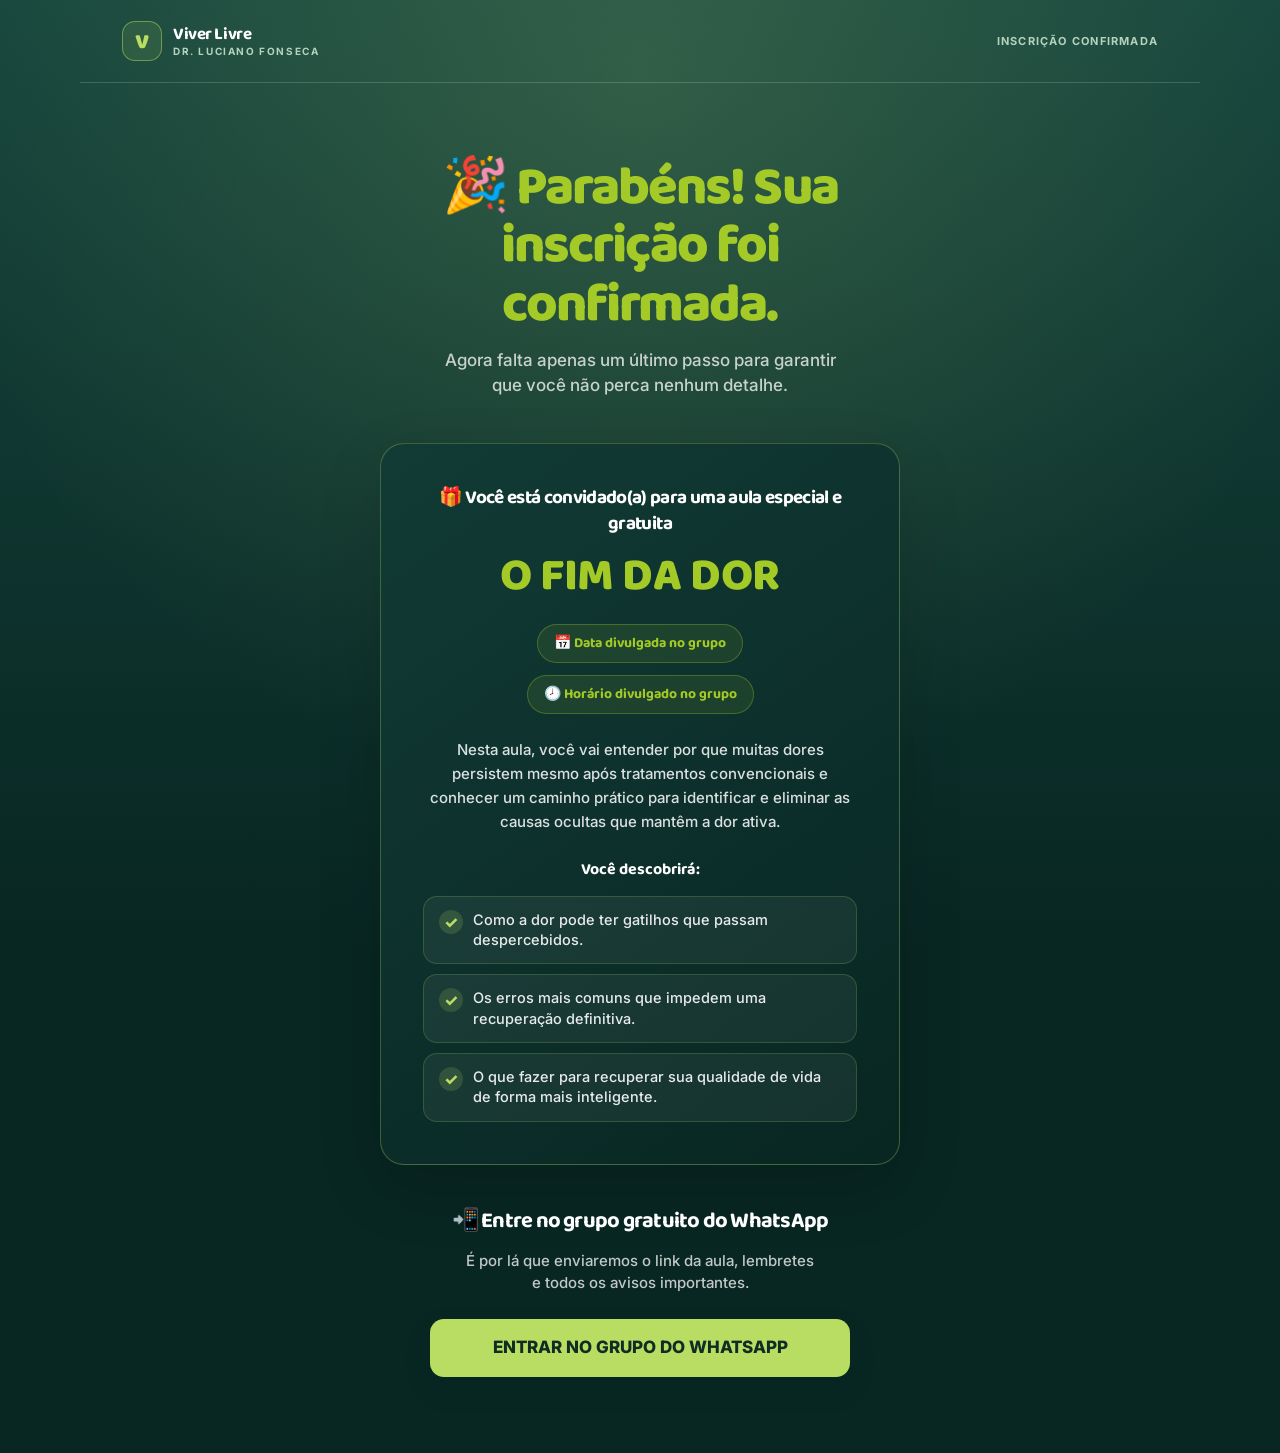
<file: obrigado/index.html>
<!DOCTYPE html>
<html lang="pt-BR">
<head>
<meta charset="UTF-8">

  <!-- Meta Pixel Code -->
<script>
!function(f,b,e,v,n,t,s)
{if(f.fbq)return;n=f.fbq=function(){n.callMethod?
n.callMethod.apply(n,arguments):n.queue.push(arguments)};
if(!f._fbq)f._fbq=n;n.push=n;n.loaded=!0;n.version='2.0';
n.queue=[];t=b.createElement(e);t.async=!0;
t.src=v;s=b.getElementsByTagName(e)[0];
s.parentNode.insertBefore(t,s)}(window, document,'script',
'https://connect.facebook.net/en_US/fbevents.js');
fbq('init', '867100978384810');
fbq('track', 'PageView');
</script>
<noscript><img height="1" width="1" style="display:none"
src="https://www.facebook.com/tr?id=867100978384810&ev=PageView&noscript=1"
/></noscript>
<!-- End Meta Pixel Code -->

<!-- VK Metrics [Script de UTMs] -->
<script>
!function(w,d,c,u){
  (w.vkPixelSales=w.vkPixelSales||{_q:[]})._q.push(['init',c]);
  (w.vkPageViewPixel=w.vkPageViewPixel||{_q:[]})._q.push(['init',c,'page_view']);
  ['https://cf.vkdigital.com.br/sales_pixel.js?v=56','https://cf.vkdigital.com.br/event_pageview.js'].forEach(function(src,i){
    var s=d.createElement('script');
    s.src=src;
    s.async=1;
    if(i===0) {
      s.setAttribute('data-no-xcod-url','');
    }
    d.head.appendChild(s);
  });
}(window,document,'VdNCMNtMFoaAGXFg2yLj');
</script>


<meta name="viewport" content="width=device-width, initial-scale=1.0, viewport-fit=cover">
<meta name="robots" content="noindex, nofollow">
<title>Matrícula Confirmada — Aula O Fim da Dor</title>
<link rel="preconnect" href="https://fonts.googleapis.com">
<link rel="preconnect" href="https://fonts.gstatic.com" crossorigin>
<link rel="preload" as="style" href="https://fonts.googleapis.com/css2?family=Baloo+2:wght@500;600;700;800&family=Inter:wght@400;500;600;700&family=IBM+Plex+Mono:wght@500;600&display=swap" onload="this.onload=null;this.rel='stylesheet'">
<noscript><link href="https://fonts.googleapis.com/css2?family=Baloo+2:wght@500;600;700;800&family=Inter:wght@400;500;600;700&family=IBM+Plex+Mono:wght@500;600&display=swap" rel="stylesheet"></noscript>
<style>
  :root{
    --teal-950:#0E2B2F;
    --near-black:#010A10;
    --lime-500:#A3CA26;
    --lime-600:#8FB520;
    --white:#FFFFFF;
    --ink-soft:#4A625F;
  }

  *,*::before,*::after{box-sizing:border-box;margin:0;padding:0;}
  html{scroll-behavior:smooth;}
  body{
    font-family:'Inter',sans-serif;
    color:var(--white);
    background:var(--teal-950);
    -webkit-font-smoothing:antialiased;
    line-height:1.5;
  }
  .wrap{max-width:560px;margin:0 auto;padding:0 24px;}

  /* ---------- Confirmation header ---------- */
  .confirm-wrap{
    text-align:center;
    padding:48px 24px 8px;
  }
  h1.confirm-title{
    font-family:'Baloo 2',sans-serif;
    font-weight:800;
    font-size:clamp(24px,6.5vw,32px);
    line-height:1.24;
    color:var(--lime-500);
    margin-bottom:14px;
  }
  .confirm-sub{
    font-family:'Inter',sans-serif;
    font-weight:500;
    font-size:clamp(15px,4vw,17px);
    color:rgba(255,255,255,.75);
    max-width:36ch;
    margin:0 auto;
  }

  /* ---------- Invite card ---------- */
  .invite-card{
    max-width:520px;
    margin:32px auto 0;
    background:var(--near-black);
    border:1px solid rgba(163,202,38,.3);
    border-radius:20px;
    padding:32px 26px;
  }
  h2.invite-kicker{
    font-family:'Baloo 2',sans-serif;
    font-weight:700;
    font-size:clamp(16px,4.2vw,19px);
    color:var(--white);
    text-align:center;
    line-height:1.35;
    margin-bottom:14px;
  }
  h3.event-title{
    font-family:'Baloo 2',sans-serif;
    font-weight:800;
    font-size:clamp(32px,10vw,46px);
    color:var(--lime-500);
    text-align:center;
    letter-spacing:-.01em;
    line-height:1.1;
    margin-bottom:22px;
  }

  .event-meta{
    display:flex;
    justify-content:center;
    gap:12px;
    flex-wrap:wrap;
    margin-bottom:24px;
  }
  .event-meta span{
    display:flex;
    align-items:center;
    gap:6px;
    background:rgba(163,202,38,.1);
    border:1px solid rgba(163,202,38,.3);
    border-radius:999px;
    padding:8px 16px;
    font-family:'Baloo 2',sans-serif;
    font-weight:700;
    font-size:14px;
    color:var(--lime-500);
  }

  .event-body{
    font-family:'Inter',sans-serif;
    font-weight:500;
    font-size:15px;
    line-height:1.6;
    color:rgba(255,255,255,.85);
    text-align:center;
    margin-bottom:24px;
  }

  .event-list-label{
    font-family:'Baloo 2',sans-serif;
    font-weight:700;
    font-size:16px;
    color:var(--white);
    text-align:center;
    margin-bottom:14px;
  }
  .event-list{
    display:flex;
    flex-direction:column;
    gap:10px;
  }
  .event-item{
    display:flex;
    align-items:flex-start;
    gap:10px;
    background:rgba(163,202,38,.06);
    border:1px solid rgba(163,202,38,.2);
    border-radius:12px;
    padding:13px 15px;
  }
  .event-item .check{
    color:var(--lime-500);
    font-size:16px;
    font-weight:800;
    flex-shrink:0;
    line-height:1.4;
  }
  .event-item span:last-child{
    font-family:'Inter',sans-serif;
    font-weight:500;
    font-size:14.5px;
    color:rgba(255,255,255,.9);
    line-height:1.4;
  }

  /* ---------- WhatsApp CTA section ---------- */
  .whats-section{
    text-align:center;
    padding:40px 24px 56px;
  }
  h2.whats-title{
    font-family:'Baloo 2',sans-serif;
    font-weight:700;
    font-size:clamp(18px,4.8vw,22px);
    color:var(--white);
    margin-bottom:12px;
  }
  .whats-body{
    font-family:'Inter',sans-serif;
    font-weight:500;
    font-size:15px;
    color:rgba(255,255,255,.75);
    max-width:36ch;
    margin:0 auto 24px;
  }

  .cta{
    display:flex;
    align-items:center;
    justify-content:center;
    gap:10px;
    max-width:420px;
    margin:0 auto;
    text-align:center;
    background:linear-gradient(180deg,var(--lime-500),var(--lime-600));
    color:var(--near-black);
    font-family:'Baloo 2',sans-serif;
    font-weight:700;
    font-size:17px;
    text-decoration:none;
    padding:18px 22px;
    border-radius:10px;
    box-shadow:0 10px 24px -8px rgba(163,202,38,.5);
    transition:transform .15s ease, box-shadow .15s ease, filter .15s ease;
  }
  .cta:hover{filter:brightness(1.05);transform:translateY(-1px);}
  .cta:active{transform:translateY(0);}
  .cta:focus-visible{outline:3px solid var(--white);outline-offset:3px;}
</style>
<link rel="stylesheet" href="../assets/site.css">
</head>
<body>

  <header class="site-header">
    <a class="site-brand" href="../viver-livre-l01/" aria-label="Programa Viver Livre"><span class="site-brand-mark" aria-hidden="true">v</span><span class="site-brand-text"><strong>Viver Livre</strong><small>Dr. Luciano Fonseca</small></span></a>
    <span class="site-header-note">Inscrição confirmada</span>
  </header>
  <main>

  <div class="confirm-wrap">
    <h1 class="confirm-title">🎉 Parabéns! Sua inscrição foi confirmada.</h1>
    <p class="confirm-sub">Agora falta apenas um último passo para garantir que você não perca nenhum detalhe.</p>
  </div>

  <div class="wrap">
    <div class="invite-card">
      <h2 class="invite-kicker">🎁 Você está convidado(a) para uma aula especial e gratuita</h2>
      <h3 class="event-title">O FIM DA DOR</h3>

      <div class="event-meta">
        <span>📅 Data divulgada no grupo</span>
        <span>🕗 Horário divulgado no grupo</span>
      </div>

      <p class="event-body">Nesta aula, você vai entender por que muitas dores persistem mesmo após tratamentos convencionais e conhecer um caminho prático para identificar e eliminar as causas ocultas que mantêm a dor ativa.</p>

      <p class="event-list-label">Você descobrirá:</p>
      <div class="event-list">
        <div class="event-item"><span class="check">✓</span><span>Como a dor pode ter gatilhos que passam despercebidos.</span></div>
        <div class="event-item"><span class="check">✓</span><span>Os erros mais comuns que impedem uma recuperação definitiva.</span></div>
        <div class="event-item"><span class="check">✓</span><span>O que fazer para recuperar sua qualidade de vida de forma mais inteligente.</span></div>
      </div>
    </div>
  </div>

  <div class="whats-section">
    <h2 class="whats-title">📲 Entre no grupo gratuito do WhatsApp</h2>
    <p class="whats-body">É por lá que enviaremos o link da aula, lembretes e todos os avisos importantes.</p>
    <a class="cta" href="https://chat.whatsapp.com/Dg8557nitJ78eIQ3lmDoki?mode=gi_t" target="_blank" rel="noopener">ENTRAR NO GRUPO DO WHATSAPP</a>
  </div>

  </main>

</body>
</html>
</file>
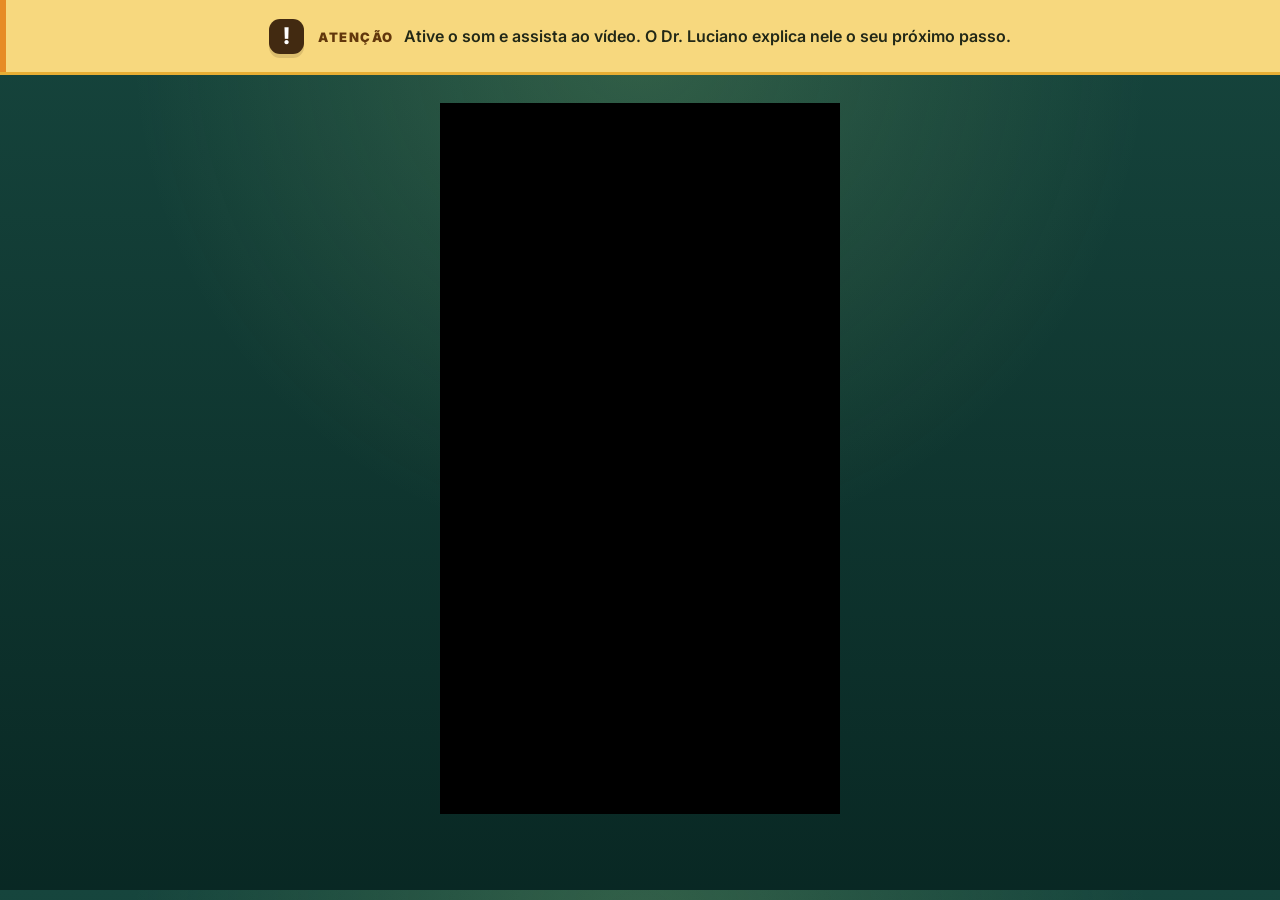
<file: viver-livre-l01/index.html>
<!DOCTYPE html>
<html lang="pt-BR">
<head>
<meta charset="UTF-8">

<!-- Meta Pixel Code -->
<script>
!function(f,b,e,v,n,t,s)
{if(f.fbq)return;n=f.fbq=function(){n.callMethod?
n.callMethod.apply(n,arguments):n.queue.push(arguments)};
if(!f._fbq)f._fbq=n;n.push=n;n.loaded=!0;n.version='2.0';
n.queue=[];t=b.createElement(e);t.async=!0;
t.src=v;s=b.getElementsByTagName(e)[0];
s.parentNode.insertBefore(t,s)}(window, document,'script',
'https://connect.facebook.net/en_US/fbevents.js');
fbq('init', '867100978384810');
fbq('track', 'PageView');
</script>
<noscript><img height="1" width="1" style="display:none"
src="https://www.facebook.com/tr?id=867100978384810&ev=PageView&noscript=1"
/></noscript>
<!-- End Meta Pixel Code -->

<!-- VTurb [Veloc. Carregamento] -->
<script>!function(i,n){i._plt=i._plt||(n&&n.timeOrigin?n.timeOrigin+n.now():Date.now())}(window,performance);</script>
<link rel="preload" href="https://scripts.converteai.net/0cc1921d-72c5-4ab2-aa78-7ecedfba624e/players/6a70b3afce1530e329a718a5/v4/player.js" as="script">
<link rel="dns-prefetch" href="https://cdn.converteai.net">
<link rel="dns-prefetch" href="https://scripts.converteai.net">
<link rel="dns-prefetch" href="https://images.converteai.net">
<link rel="dns-prefetch" href="https://license.vturb.com">





<!-- VK Metrics [Script de UTMs] -->
<script>
!function(w,d,c,u){
  (w.vkPixelSales=w.vkPixelSales||{_q:[]})._q.push(['init',c]);
  (w.vkPageViewPixel=w.vkPageViewPixel||{_q:[]})._q.push(['init',c,'page_view']);
  ['https://cf.vkdigital.com.br/sales_pixel.js?v=56','https://cf.vkdigital.com.br/event_pageview.js'].forEach(function(src,i){
    var s=d.createElement('script');
    s.src=src;
    s.async=1;
    if(i===0) {
      s.setAttribute('data-no-xcod-url','');
    }
    d.head.appendChild(s);
  });
}(window,document,'VdNCMNtMFoaAGXFg2yLj');
</script>



<meta name="viewport" content="width=device-width, initial-scale=1.0, viewport-fit=cover">
<meta name="robots" content="noindex, nofollow">
<title>Programa Viver Livre</title>
<link rel="preconnect" href="https://fonts.googleapis.com">
<link rel="preconnect" href="https://fonts.gstatic.com" crossorigin>
<link rel="preconnect" href="https://scripts.converteai.net">
<link rel="preconnect" href="https://cdn.converteai.net">
<link rel="dns-prefetch" href="https://scripts.converteai.net">
<link rel="preload" as="style" href="https://fonts.googleapis.com/css2?family=Baloo+2:wght@500;600;700;800&family=Inter:wght@400;500;600;700&family=IBM+Plex+Mono:wght@500;600&display=swap" onload="this.onload=null;this.rel='stylesheet'">
<noscript><link href="https://fonts.googleapis.com/css2?family=Baloo+2:wght@500;600;700;800&family=Inter:wght@400;500;600;700&family=IBM+Plex+Mono:wght@500;600&display=swap" rel="stylesheet"></noscript>
<style>
  :root{
    --teal-950:#0E2B2F;
    --teal-900:#133C3F;
    --teal-800:#1B4D50;
    --near-black:#010A10;
    --lime-500:#A3CA26;
    --lime-600:#8FB520;
    --lime-100:#EEF7D6;
    --white:#FFFFFF;
    --offwhite:#F5F8F2;
    --ink:#0E2B2F;
    --ink-soft:#4A625F;
  }

  *,*::before,*::after{box-sizing:border-box;margin:0;padding:0;}
  html{scroll-behavior:smooth;}
  body{
    font-family:'Inter',sans-serif;
    color:var(--ink);
    background:var(--teal-950);
    -webkit-font-smoothing:antialiased;
    line-height:1.5;
  }
  img{max-width:100%;display:block;}
  .wrap{max-width:640px;margin:0 auto;padding:0 24px;}

  .video-spacer{
    max-width:640px;
    margin:0 auto;
    padding:40px 24px;
  }

  /* ---------- CTA button ---------- */
  .cta{
    display:flex;
    align-items:center;
    justify-content:center;
    gap:8px;
    width:100%;
    text-align:center;
    background:linear-gradient(180deg,var(--lime-500),var(--lime-600));
    color:var(--near-black);
    font-family:'Baloo 2',sans-serif;
    font-weight:700;
    font-size:17px;
    text-decoration:none;
    padding:18px 20px;
    border-radius:10px;
    box-shadow:0 10px 24px -8px rgba(163,202,38,.5);
    transition:transform .15s ease, box-shadow .15s ease, filter .15s ease;
  }
  .cta:hover{filter:brightness(1.05);transform:translateY(-1px);}
  .cta:active{transform:translateY(0);}
  .cta:focus-visible{outline:3px solid var(--teal-950);outline-offset:3px;}

  /* ---------- Access section ---------- */
  .section-access{
    background:var(--near-black);
    padding:44px 0;
  }
  .access-title{
    font-family:'Baloo 2',sans-serif;
    font-weight:700;
    font-size:clamp(24px,6.5vw,32px);
    line-height:1.22;
    color:var(--white);
    text-align:center;
    margin-bottom:28px;
  }
  .access-title b{color:var(--lime-500);}

  /* ---------- Section generic ---------- */
  section{padding:52px 0;}
  .section-lime{background:var(--lime-500);}
  .section-teal{background:var(--teal-950);}

  h2{
    font-family:'Baloo 2',sans-serif;
    font-weight:700;
    font-size:clamp(22px,5.5vw,28px);
    line-height:1.22;
    color:var(--near-black);
    text-align:center;
    margin-bottom:26px;
  }

  .product-shot{
    border-radius:14px;
    overflow:hidden;
    box-shadow:0 20px 40px -18px rgba(1,10,16,.4);
    margin-bottom:26px;
  }

  .lede{
    text-align:center;
    font-size:16px;
    font-weight:500;
    color:var(--near-black);
    max-width:40ch;
    margin:0 auto 18px;
  }

  .price-was{
    text-align:center;
    font-family:'Baloo 2',sans-serif;
    font-weight:700;
    font-size:24px;
    color:var(--teal-950);
    opacity:.55;
    text-decoration:line-through;
    text-decoration-thickness:2px;
    margin-bottom:32px;
  }

  /* ---------- Offer box ---------- */
  .offer-box{
    background:var(--teal-950);
    color:var(--white);
    border-radius:16px;
    padding:30px 24px;
    text-align:center;
    border:1px solid rgba(163,202,38,.3);
  }
  .offer-kicker{
    font-family:'Baloo 2',sans-serif;
    font-weight:700;
    font-size:19px;
    margin-bottom:14px;
  }
  .offer-was{
    font-family:'Inter',sans-serif;
    font-size:14px;
    color:rgba(255,255,255,.55);
  }
  .offer-was strong{text-decoration:line-through;color:rgba(255,255,255,.55);font-weight:500;}
  .offer-x{
    font-family:'Baloo 2',sans-serif;
    font-weight:700;
    font-size:14px;
    letter-spacing:.04em;
    color:rgba(255,255,255,.85);
    margin-top:10px;
  }
  .offer-price-main{
    font-family:'Baloo 2',sans-serif;
    font-weight:800;
    font-size:clamp(38px,10vw,50px);
    color:var(--lime-500);
    line-height:1.15;
    margin-bottom:10px;
  }
  .offer-or{
    font-size:14px;
    color:rgba(255,255,255,.8);
    margin-bottom:24px;
  }
  .offer-or strong{color:var(--white);}

  /* ---------- Guarantee ---------- */
  .guarantee-title{
    font-family:'Baloo 2',sans-serif;
    font-weight:700;
    font-size:clamp(22px,5.5vw,28px);
    line-height:1.25;
    color:var(--white);
    text-align:center;
    margin-bottom:20px;
  }
  .guarantee-title span{color:var(--lime-500);}

  .guarantee-text{
    text-align:center;
    font-size:15px;
    color:rgba(255,255,255,.82);
    max-width:40ch;
    margin:0 auto 28px;
  }

  .guarantee-badge{
    width:150px;
    margin:0 auto 30px;
  }

  footer{
    text-align:center;
    padding:26px 24px 36px;
    font-size:12px;
    color:rgba(255,255,255,.4);
    background:var(--near-black);
  }

  .esconder{
    display:none;
  }
</style>
<link rel="stylesheet" href="../assets/site.css">
</head>

<body>

  <aside class="top-alert" aria-label="Aviso importante">
    <div class="top-alert-inner">
      <span class="top-alert-icon" aria-hidden="true">!</span>
      <p><strong>ATENÇÃO</strong><span>Ative o som e assista ao vídeo. O Dr. Luciano explica nele o seu próximo passo.</span></p>
    </div>
  </aside>

  <main>
  <h1 class="sr-only">Programa Viver Livre</h1>
  <div class="video-stage">
    <vturb-smartplayer id="vid-6a70b3afce1530e329a718a5" style="display:block;margin:0 auto;width:100%;max-width:400px"><div class="vturb-player-placeholder" style="position:relative;width:100%;padding:177.77777777777777% 0 0;z-index:0;background-color:black"></div></vturb-smartplayer>
    <script type="text/javascript">var s=document.createElement("script");s.src="https://scripts.converteai.net/0cc1921d-72c5-4ab2-aa78-7ecedfba624e/players/6a70b3afce1530e329a718a5/v4/player.js";s.async=true;document.head.appendChild(s);</script>
  </div>

  <div id="esconder"  class="esconder">

  <section class="section-access">
    <div class="wrap">
      <p class="access-title">Acesso Vitalício com <b>mais de 90% de desconto</b> para os 100 primeiros.</p>
      <a class= "cta smartplayer-click-event" href="https://pay.hotmart.com/T106632744O?off=9h6f2iw1">Quero Meu Acesso Vitalício Agora!</a>
    </div>
  </section>

  <section class="section-lime">
    <div class="wrap">
      <h2>O Programa Completo + Todos os Bônus</h2>
      <div class="product-shot">
        <img src="images/mask_group-12.webp" alt="Programa Viver Livre — módulos e bônus inclusos" width="571" height="310" loading="lazy" decoding="async">
      </div>
      <p class="lede">Acesso pra sempre ao Programa Viver Livre, pra dar um fim nas suas dores. Com mais de 90% de desconto.</p>
      <p class="price-was">R$ 3.973,00</p>

      <div class="offer-box">
        <p class="offer-kicker">Somente Hoje:</p>
        <p class="offer-was">DE <strong>R$3.973,00</strong> por:</p>
        <p class="offer-x">12X DE</p>
        <p class="offer-price-main">R$ 30,53</p>
        <p class="offer-or">ou <strong>R$ 297 à vista</strong></p>
        <a class="cta smartplayer-click-event" href="https://pay.hotmart.com/T106632744O?off=9h6f2iw1">Quero Meu Acesso Vitalício Agora!</a>
      </div>
    </div>
  </section>

  <section class="section-teal">
    <div class="wrap">
      <p class="guarantee-title">E com <span>Garantia Antidor de 7 Dias</span></p>
      <p class="guarantee-text">Se você não sentir resultado real, eu devolvo 100% do seu dinheiro. Sem perguntas, sem enrolação. E ainda te ofereço uma sessão com minha equipe como agradecimento pela confiança.</p>
      <img class="guarantee-badge" src="images/garantia_svg_fill.webp" alt="Selo de garantia de 7 dias" width="205" height="205" loading="lazy" decoding="async">
      <a class="cta smartplayer-click-event" href="https://pay.hotmart.com/T106632744O?off=9h6f2iw1">Quero Meu Acesso Vitalício Agora!</a>
    </div>
  </section>

  <footer class="site-footer"><strong>Viver Livre</strong>Programa do Dr. Luciano Fonseca</footer>

  </div>
  </main>

</body>
</html>
</file>
<file: assets/site.css>
:root{--forest:#123b36;--forest-deep:#082622;--green:#b9dd62;--cream:#f7f8f1;--white:#fff;--muted:#d9e8df;--ink:#143c36;--line:rgba(255,255,255,.17)}
html{scroll-behavior:smooth}
body{overflow-x:hidden;background:radial-gradient(circle at 50% 5%,rgba(166,206,119,.2),transparent 48%),linear-gradient(180deg,#16453d 0%,#082622 950px)!important;color:var(--white);font-family:Inter,system-ui,sans-serif!important}
::selection{background:var(--green);color:var(--forest-deep)}
.site-header{position:relative;z-index:2;display:flex;align-items:center;justify-content:space-between;gap:16px;max-width:1120px;margin:auto;padding:21px clamp(20px,4vw,42px);border-bottom:1px solid var(--line)}
.site-brand{display:flex;align-items:center;gap:11px;color:#fff;text-decoration:none;min-width:0}
.site-brand-mark{display:grid;place-items:center;width:40px;height:40px;flex:none;border:1px solid rgba(185,221,98,.48);border-radius:13px;background:rgba(185,221,98,.11);color:var(--green);font-family:'Baloo 2',sans-serif;font-size:26px;font-weight:800;line-height:1}
.site-brand-text{display:flex;flex-direction:column;gap:1px;line-height:1.15}
.site-brand-text strong{font-family:'Baloo 2',sans-serif;font-size:17px;letter-spacing:-.025em}
.site-brand-text small{color:#b5d2bf;font-size:10px;font-weight:700;letter-spacing:.16em;text-transform:uppercase}
.site-header-note{color:#b5d2bf;font-size:11px;font-weight:700;letter-spacing:.11em;text-align:right;text-transform:uppercase}
.eyebrow{display:inline-flex;align-items:center;gap:8px;border:1px solid rgba(185,221,98,.34);border-radius:999px;padding:8px 13px;color:#d9edb2;background:rgba(185,221,98,.08);font-size:11px;font-weight:800;letter-spacing:.13em;text-transform:uppercase}
.eyebrow::before{content:"";width:6px;height:6px;border-radius:50%;background:var(--green);box-shadow:0 0 0 4px rgba(185,221,98,.13)}
.sr-only{position:absolute!important;width:1px;height:1px;padding:0;margin:-1px;overflow:hidden;clip:rect(0,0,0,0);white-space:nowrap;border:0}
.top-alert{position:relative;background:#f7d87e;color:#222817;border-bottom:3px solid #e7ae34}
.top-alert::before{content:"";position:absolute;inset:0 auto 0 0;width:6px;background:#e78b24}
.top-alert-inner{display:flex;align-items:center;justify-content:center;gap:14px;width:min(100% - 32px,940px);min-height:72px;margin:auto;padding:13px 0}
.top-alert-icon{display:grid;place-items:center;flex:none;width:35px;height:35px;border-radius:11px;background:#422a11;color:#fff;font:800 23px Inter,sans-serif;box-shadow:0 4px 0 rgba(66,42,17,.15)}
.top-alert p{display:flex;align-items:baseline;justify-content:center;gap:10px;margin:0;font-size:clamp(13px,1.6vw,16px);font-weight:600;line-height:1.4}
.top-alert strong{color:#62370c;font-size:13px;font-weight:900;letter-spacing:.12em;white-space:nowrap}
.top-alert span:last-child{max-width:65ch}
.video-shell{width:min(100% - 32px,510px);margin:0 auto clamp(42px,7vw,76px);padding:8px;border:1px solid rgba(185,221,98,.28);border-radius:26px;background:#051c19;box-shadow:0 26px 72px rgba(0,0,0,.28),0 0 0 8px rgba(255,255,255,.025)}
.video-stage{width:min(100%,400px);margin:clamp(16px,3vw,28px) auto clamp(42px,7vw,76px)}
.video-shell vturb-smartplayer,.video-shell .vturb-player-placeholder{border-radius:19px;overflow:hidden}
.video-caption{padding:14px 12px 9px;text-align:center;color:#b9cfc1;font-size:12px;letter-spacing:.02em}
.video-shell .video-spacer{max-width:none;padding:0}
.section-access,.section-teal,section:not(.section-lime){background:transparent}
.section-lime{background:var(--cream)!important;color:var(--ink);border-radius:30px 30px 0 0}
.section-lime h2,.section-lime .lede{color:var(--ink)}
.wrap{max-width:740px!important;padding-inline:clamp(22px,5vw,42px)!important}
section{padding-block:clamp(48px,7vw,82px)!important}
h1,h2,h3{letter-spacing:-.035em}
.cta{min-height:58px;border-radius:14px!important;background:var(--green)!important;color:#102d23!important;box-shadow:0 12px 26px rgba(8,38,34,.16)!important;font-family:Inter,system-ui,sans-serif!important;font-weight:800!important;line-height:1.25;text-wrap:balance;transition:transform .2s ease,box-shadow .2s ease,background .2s ease!important}
.cta:hover{background:#cbeb80!important;transform:translateY(-3px)!important;box-shadow:0 17px 30px rgba(8,38,34,.25)!important}
.cta:focus-visible,.site-brand:focus-visible,.reveal-button:focus-visible{outline:3px solid #fff;outline-offset:4px}
.offer-box,.price-reveal,.invite-card{border:1px solid rgba(185,221,98,.3)!important;border-radius:24px!important;background:linear-gradient(145deg,#123b36,#082622)!important;box-shadow:0 24px 65px rgba(0,0,0,.14)}
.bundle-item,.event-item{border-radius:14px!important;background:rgba(255,255,255,.055)!important;border-color:rgba(185,221,98,.19)!important}
.bundle-list,.event-list{gap:10px}
.bundle-item .check,.event-item .check{display:grid;place-items:center;flex:none;width:24px;height:24px;border-radius:50%;background:rgba(185,221,98,.16);color:var(--green)}
.product-shot{border-radius:20px!important;background:#e2e9db}
.guarantee-badge{filter:drop-shadow(0 16px 25px rgba(0,0,0,.16))}
.site-footer,footer{background:#061d19!important;border-top:1px solid var(--line);padding:28px 22px 38px!important;color:#a6c1b0!important;text-align:center;font-size:12px!important}
.site-footer strong{display:block;margin-bottom:4px;color:#e9f4e6;font-family:'Baloo 2',sans-serif;font-size:17px}
#hotmart-sales-funnel{width:min(100% - 32px,740px);margin:26px auto 0}
.headline-wrap{max-width:760px;margin:0 auto;padding:clamp(35px,6vw,60px) 22px 18px!important}
.headline-wrap h1{font-size:clamp(36px,6vw,58px)!important;line-height:1.04!important;letter-spacing:-.055em!important;margin-bottom:18px!important}
.headline-body{max-width:54ch!important;line-height:1.65!important}
.headline-close{line-height:1.55!important}
.video-spacer{padding:16px 0!important}
.steps{margin-top:16px}
.scratch-wrap{margin-top:20px!important}
.scratch-card{border-radius:22px!important}
.reveal-button{display:inline-flex;align-items:center;justify-content:center;min-height:44px;margin-top:16px;padding:10px 18px;border:1px solid rgba(185,221,98,.55);border-radius:10px;background:transparent;color:#d8eeb4;font:700 13px Inter,sans-serif;cursor:pointer}
.reveal-button:hover{background:rgba(185,221,98,.11)}
.confirm-wrap{padding:clamp(44px,7vw,76px) 22px 12px!important}
.confirm-wrap h1{font-size:clamp(32px,6vw,54px)!important;line-height:1.08!important;max-width:17ch;margin-inline:auto}
.invite-card{padding:clamp(26px,5vw,42px)!important}
.whats-section{padding-bottom:76px!important}
@media(min-width:800px){.section-lime .wrap{display:grid;grid-template-columns:1fr 1fr;column-gap:40px;align-items:center}.section-lime h2{grid-column:1/-1}.section-lime .product-shot{grid-row:2/5;margin:0}.section-lime .lede,.section-lime .price-was,.section-lime .offer-box{grid-column:2}.section-lime .offer-box{padding:26px 22px}.section-lime .price-was{margin-bottom:12px}.bundle-list{display:grid;grid-template-columns:1fr 1fr}}
@media(max-width:560px){.site-header{padding:16px 18px}.site-brand-mark{width:36px;height:36px}.site-brand-text strong{font-size:15px}.site-brand-text small{font-size:9px}.site-header-note{display:none}.top-alert-inner{justify-content:flex-start;min-height:78px;gap:11px}.top-alert p{display:block;font-size:13px}.top-alert strong{display:block;margin-bottom:2px;font-size:11px}.video-shell{width:min(100% - 24px,450px);border-radius:20px}.section-lime{border-radius:22px 22px 0 0}.bundle-item{padding:12px!important}}
@media(prefers-reduced-motion:reduce){html{scroll-behavior:auto}*,*::before,*::after{animation-duration:.01ms!important;transition-duration:.01ms!important}}
</file>
